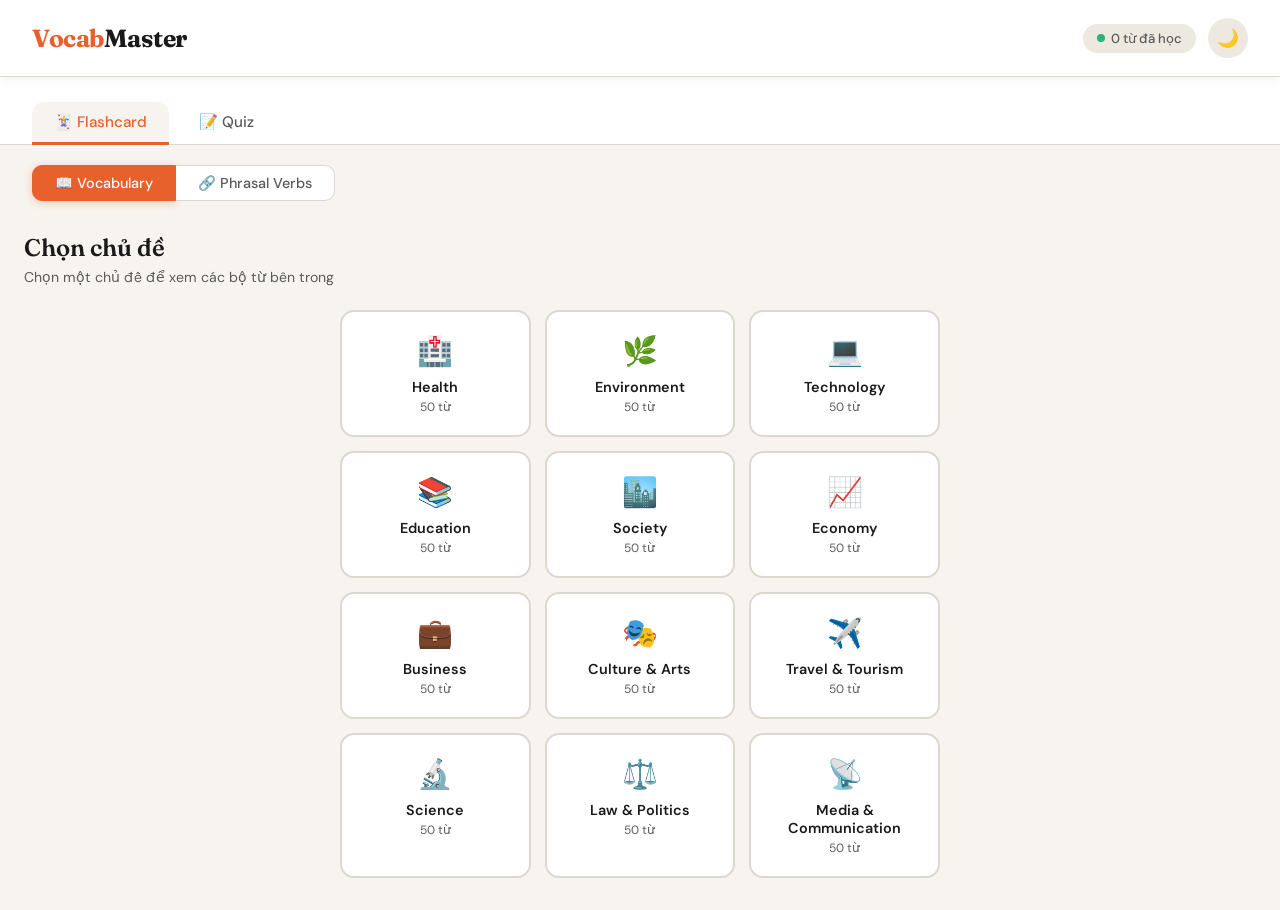
<file: index.html>
<!DOCTYPE html>
<html lang="vi">

<head>
  <meta charset="UTF-8">
  <meta name="viewport" content="width=device-width, initial-scale=1.0">
  <title>VocabMaster – B1–C1 / IELTS</title>
  <link id="favicon" rel="icon" />
  <link rel="preconnect" href="https://fonts.googleapis.com">
  <link
    href="https://fonts.googleapis.com/css2?family=Fraunces:ital,wght@0,300;0,600;0,700;1,300&family=DM+Sans:wght@300;400;500;600&display=swap"
    rel="stylesheet">
  <link rel="stylesheet" href="style.css">
</head>

<body>
  <div class="app">
    <header>
      <div class="logo">Vocab<span>Master</span></div>
      <div class="header-right">
        <div class="progress-pill">
          <span class="dot"></span>
          <span id="learned-pill-text">0 từ đã học</span>
        </div>
        <button id="theme-toggle" title="Toggle dark mode">🌙</button>
      </div>
    </header>

    <!-- ===== TABS (removed Stats tab) ===== -->
    <nav class="nav-tabs">
      <button class="tab-btn active" data-tab="flashcard">🃏 Flashcard</button>
      <button class="tab-btn" data-tab="quiz">📝 Quiz</button>
    </nav>

    <!-- ===== TYPE SWITCHER (Vocabulary / Phrasal Verbs) ===== -->
    <div class="type-switcher" id="type-switcher">
      <button class="type-btn active" data-type="vocabulary">📖 Vocabulary</button>
      <button class="type-btn" data-type="phrasal">🔗 Phrasal Verbs</button>
    </div>

    <!-- ===== TOPIC / SET BROWSER (shown before the flashcard) ===== -->
    <div id="fc-browser" class="visible">
      <!-- Breadcrumb: hidden at top level, shown after topic selected -->
      <div class="breadcrumb" id="breadcrumb" style="display:none">
        <button id="back-to-topics">← Chủ đề</button>
        <span class="sep">/</span>
        <span id="breadcrumb-topic">—</span>
      </div>

      <div class="browser-title" id="browser-title">Chọn chủ đề</div>
      <div class="browser-sub" id="browser-sub">Chọn một chủ đề để xem các bộ từ vựng bên trong</div>

      <!-- Topic grid -->
      <div class="topic-grid" id="topic-grid"></div>

      <!-- Set list (hidden until topic selected) -->
      <div class="set-list" id="set-list" style="display:none"></div>
    </div>

    <!-- ===== FLASHCARD SECTION ===== -->
    <section id="flashcard-section">
      <div class="progress-bar-wrap" style="max-width:540px;width:100%">
        <div class="progress-bar-fill" id="fc-progress-fill" style="width:0%"></div>
      </div>
      <div class="card-counter" id="card-counter">Thẻ <strong>1</strong> / <strong>1</strong></div>

      <div class="flashcard-scene" id="fc-scene" title="Click để lật thẻ">
        <div class="flashcard" id="flashcard">
          <div class="card-face card-front">
            <span class="card-topic-badge" id="fc-topic-badge">Topic</span>
            <span class="card-type-badge" id="fc-type-badge">Vocab</span>
            <div class="word-display" id="fc-word">—</div>
            <div class="word-pos" id="fc-pos">noun</div>
            <span class="card-hint">👆 Click để xem nghĩa</span>
          </div>
          <div class="card-face card-back">
            <div class="ipa-display" id="fc-ipa"></div>
            <div class="meaning-display" id="fc-meaning">—</div>
            <div class="example-display" id="fc-example"></div>
            <span class="card-hint" style="color:rgba(234,230,223,.45)">🔄 Click để quay lại</span>
          </div>
        </div>
      </div>

      <div class="card-controls">
        <button class="ctrl-btn ghost" id="fc-back-btn">⬅ Bộ khác</button>
        <button class="ctrl-btn secondary" id="fc-prev">◀ Trước</button>
        <button class="ctrl-btn primary" id="fc-flip">🔄 Lật thẻ</button>
        <!-- Next button: also marks as learned -->
        <button class="ctrl-btn accent2" id="fc-next">Tiếp ▶</button>
      </div>
      <div style="margin-top:16px;display:flex;gap:10px;justify-content:center">
        <button class="ctrl-btn secondary" id="fc-shuffle" style="font-size:.88rem">🔀 Shuffle</button>
      </div>
    </section>

    <!-- ===== QUIZ SECTION ===== -->
    <section id="quiz-section">
      <div id="quiz-setup" class="slide-up">
        <h2>📝 Quiz Mode</h2>
        <p>Quiz tự động từ danh sách từ bạn đã học</p>

        <!-- Warning shown when not enough learned words -->
        <div class="learned-warning" id="learned-warning">
          ⚠️ Bạn chưa có đủ từ để quiz. Hãy học ít nhất 4 từ qua Flashcard trước!
        </div>

        <div class="quiz-config">
          <div>
            <label>Số câu hỏi</label>
            <select id="quiz-count-select">
              <option value="10">10 câu</option>
              <option value="15">15 câu</option>
              <option value="20">20 câu</option>
              <option value="50">50 câu</option>
              <option value="100">100 câu</option>
              <option value="all">Tất cả từ đã học</option>
            </select>
          </div>
          <div>
            <label>Loại câu hỏi</label>
            <select id="quiz-type-select">
              <option value="meaning">Từ → Nghĩa</option>
              <option value="word">Nghĩa → Từ</option>
              <option value="fill">Điền vào câu</option>
              <option value="mixed">Hỗn hợp</option>
            </select>
          </div>
        </div>
        <button class="ctrl-btn primary" id="start-quiz-btn" style="width:100%;justify-content:center">
          🚀 Bắt đầu Quiz
        </button>
        <div style="margin-top:14px;font-size:.82rem;color:var(--text2);text-align:center" id="quiz-pool-info"></div>
      </div>

      <!-- Game screen -->
      <div id="quiz-game">
        <div class="quiz-header">
          <div class="quiz-progress-text" id="quiz-prog-text">Câu 1 / 10</div>
          <div class="quiz-score-chip" id="quiz-score-chip">✅ 0</div>
        </div>
        <div class="quiz-progress-bar">
          <div class="quiz-progress-fill" id="quiz-prog-fill" style="width:0%"></div>
        </div>
        <div class="question-card slide-up">
          <div class="question-label" id="q-label">Nghĩa của từ là gì?</div>
          <div class="question-text" id="q-text">—</div>
        </div>
        <div class="options-grid" id="options-grid"></div>
        <div class="feedback-msg" id="feedback-msg"></div>
        <div style="display:flex;justify-content:flex-end;margin-top:16px">
          <button class="ctrl-btn accent2" id="next-q-btn" style="display:none">Câu tiếp ▶</button>
        </div>
      </div>

      <!-- Result screen -->
      <div id="quiz-result">
        <div class="result-emoji" id="result-emoji">🎉</div>
        <h2>Hoàn thành!</h2>
        <div class="result-score-big" id="result-score-big">—</div>
        <div class="result-sub" id="result-sub">Bạn làm rất tốt!</div>
        <div class="result-actions">
          <button class="ctrl-btn secondary" id="retry-quiz-btn">🔁 Làm lại</button>
          <button class="ctrl-btn primary" id="new-quiz-btn">✨ Quiz mới</button>
        </div>
      </div>
    </section>

  </div>
  <script src="vocab-data.js"></script>
  <script src="script.js"></script>
  <script>
  const emoji = "📚";

  const canvas = document.createElement("canvas");
  canvas.width = 64;
  canvas.height = 64;

  const ctx = canvas.getContext("2d");
  ctx.font = "54px serif";
  ctx.fillText(emoji, 0, 54);

  const link = document.getElementById("favicon");
  link.href = canvas.toDataURL();
</script>
</body>

</html>
</file>
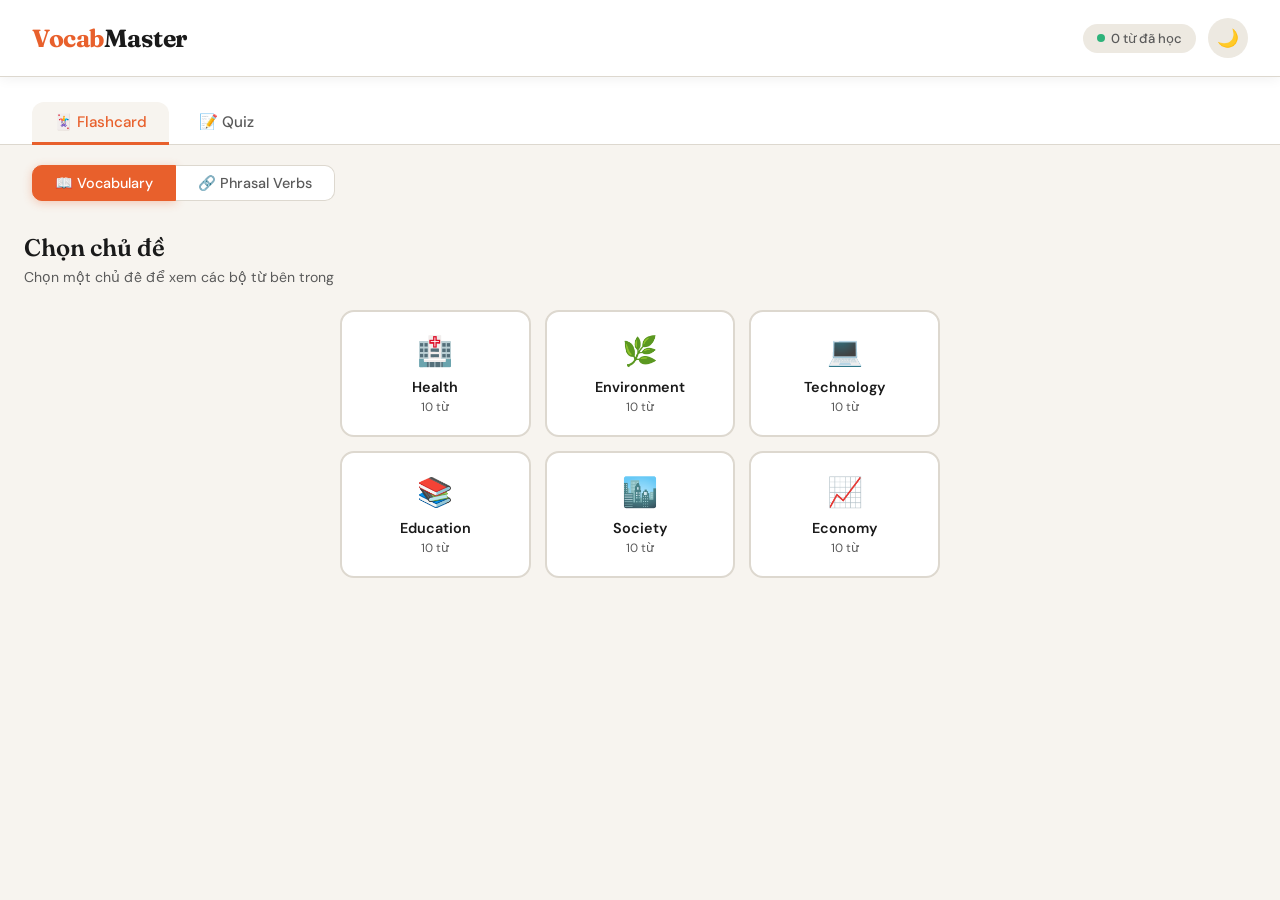
<file: test2.html>
<!DOCTYPE html>
<html lang="vi">
<head>
<meta charset="UTF-8">
<meta name="viewport" content="width=device-width, initial-scale=1.0">
<title>VocabMaster – B1–C1 / IELTS</title>
<link rel="preconnect" href="https://fonts.googleapis.com">
<link href="https://fonts.googleapis.com/css2?family=Fraunces:ital,wght@0,300;0,600;0,700;1,300&family=DM+Sans:wght@300;400;500;600&display=swap" rel="stylesheet">
<style>
/* ============================================================
   CSS VARIABLES & RESET  (unchanged from v1)
   ============================================================ */
:root {
  --bg:        #F7F4EF;
  --bg2:       #EDE9E1;
  --card:      #FFFFFF;
  --card-back: #1C2B3A;
  --text:      #1A1A1A;
  --text2:     #5A5A5A;
  --accent:    #E8602C;
  --accent2:   #2D7DD2;
  --success:   #2DB37A;
  --error:     #E83A3A;
  --border:    #DDD8CF;
  --shadow:    0 4px 24px rgba(0,0,0,.10);
  --radius:    18px;
  --transition: .35s cubic-bezier(.4,0,.2,1);
}
[data-theme="dark"] {
  --bg:        #0F1620;
  --bg2:       #182030;
  --card:      #1E2D3D;
  --card-back: #0A1520;
  --text:      #EAE6DF;
  --text2:     #8A9BAC;
  --border:    #2A3A4A;
  --shadow:    0 4px 24px rgba(0,0,0,.40);
}
*,*::before,*::after{box-sizing:border-box;margin:0;padding:0}
html{scroll-behavior:smooth}
body{
  font-family:'DM Sans',sans-serif;
  background:var(--bg);color:var(--text);
  min-height:100vh;
  transition:background var(--transition),color var(--transition);
}
.app{display:flex;flex-direction:column;min-height:100vh}

/* ---- Header ---- */
header{
  display:flex;align-items:center;justify-content:space-between;
  padding:18px 32px;background:var(--card);
  border-bottom:1px solid var(--border);
  position:sticky;top:0;z-index:100;
  backdrop-filter:blur(12px);
  box-shadow:0 2px 12px rgba(0,0,0,.06);
}
.logo{font-family:'Fraunces',serif;font-size:1.55rem;font-weight:700;color:var(--accent);letter-spacing:-.5px}
.logo span{color:var(--text)}
.header-right{display:flex;align-items:center;gap:12px}
.progress-pill{
  background:var(--bg2);border-radius:999px;
  padding:6px 14px;font-size:.82rem;font-weight:500;
  color:var(--text2);display:flex;align-items:center;gap:6px;
}
.progress-pill .dot{width:8px;height:8px;border-radius:50%;background:var(--success)}
#theme-toggle{
  background:var(--bg2);border:none;cursor:pointer;
  width:40px;height:40px;border-radius:50%;
  display:flex;align-items:center;justify-content:center;
  font-size:1.1rem;transition:background var(--transition);
}
#theme-toggle:hover{background:var(--border)}

/* ---- Nav Tabs ---- */
.nav-tabs{
  display:flex;gap:8px;padding:24px 32px 0;
  border-bottom:1px solid var(--border);background:var(--card);
}
.tab-btn{
  padding:10px 22px;border:none;cursor:pointer;
  font-family:'DM Sans',sans-serif;font-size:.95rem;font-weight:500;
  border-radius:12px 12px 0 0;background:transparent;color:var(--text2);
  border-bottom:3px solid transparent;transition:all var(--transition);
  position:relative;bottom:-1px;
}
.tab-btn.active{color:var(--accent);border-bottom-color:var(--accent);background:var(--bg)}
.tab-btn:hover:not(.active){color:var(--text);background:var(--bg2)}

/* ============================================================
   NEW: TYPE SWITCHER (Vocabulary / Phrasal Verbs)
   ============================================================ */
.type-switcher{
  display:flex;gap:0;padding:20px 32px 0;
  background:var(--bg);
}
.type-btn{
  padding:8px 22px;border:1px solid var(--border);
  background:var(--card);color:var(--text2);
  font-family:'DM Sans',sans-serif;font-size:.9rem;font-weight:500;
  cursor:pointer;transition:all var(--transition);
}
.type-btn:first-child{border-radius:10px 0 0 10px}
.type-btn:last-child{border-radius:0 10px 10px 0;border-left:none}
.type-btn.active{
  background:var(--accent);color:#fff;border-color:var(--accent);
  box-shadow:0 2px 10px rgba(232,96,44,.3);
}

/* ============================================================
   NEW: TOPIC / SET SELECTOR (browser screen shown before flashcard)
   ============================================================ */
#fc-browser{
  display:none;flex-direction:column;align-items:center;
  padding:32px 24px;width:100%;
}
#fc-browser.visible{display:flex}
.browser-title{
  font-family:'Fraunces',serif;font-size:1.5rem;font-weight:600;
  margin-bottom:6px;align-self:flex-start;max-width:600px;width:100%;
}
.browser-sub{font-size:.88rem;color:var(--text2);margin-bottom:24px;align-self:flex-start;max-width:600px;width:100%}

/* Topic grid */
.topic-grid{
  display:grid;grid-template-columns:repeat(auto-fill,minmax(170px,1fr));
  gap:14px;max-width:600px;width:100%;
}
.topic-card{
  background:var(--card);border-radius:14px;border:2px solid var(--border);
  padding:20px 16px;cursor:pointer;transition:all var(--transition);
  text-align:center;
}
.topic-card:hover{border-color:var(--accent);transform:translateY(-2px);box-shadow:var(--shadow)}
.topic-card.selected{border-color:var(--accent);background:rgba(232,96,44,.06)}
.topic-icon{font-size:1.8rem;margin-bottom:8px}
.topic-name{font-size:.9rem;font-weight:600;color:var(--text)}
.topic-count{font-size:.75rem;color:var(--text2);margin-top:3px}

/* Set list */
.set-list{max-width:600px;width:100%;display:flex;flex-direction:column;gap:10px}
.set-item{
  background:var(--card);border-radius:12px;border:1px solid var(--border);
  padding:16px 20px;cursor:pointer;transition:all var(--transition);
  display:flex;justify-content:space-between;align-items:center;
}
.set-item:hover{border-color:var(--accent2);transform:translateX(4px);box-shadow:0 2px 12px rgba(0,0,0,.08)}
.set-info{}
.set-name{font-weight:600;font-size:.95rem}
.set-meta{font-size:.78rem;color:var(--text2);margin-top:2px}
.set-arrow{color:var(--text2);font-size:1.2rem}

/* Back breadcrumb */
.breadcrumb{
  display:flex;align-items:center;gap:8px;
  max-width:600px;width:100%;margin-bottom:20px;
  font-size:.88rem;color:var(--text2);
}
.breadcrumb button{
  background:none;border:none;cursor:pointer;
  color:var(--accent2);font-family:'DM Sans',sans-serif;
  font-size:.88rem;font-weight:500;padding:0;
}
.breadcrumb button:hover{text-decoration:underline}
.breadcrumb .sep{opacity:.4}

/* ============================================================
   FLASHCARD SECTION  (mostly unchanged from v1)
   ============================================================ */
#flashcard-section{display:none;flex-direction:column;align-items:center;padding:32px 24px}
#flashcard-section.visible{display:flex}

.card-counter{font-size:.9rem;color:var(--text2);margin-bottom:20px;font-weight:500;letter-spacing:.5px}
.card-counter strong{color:var(--text)}

.flashcard-scene{width:100%;max-width:540px;height:320px;perspective:1200px;cursor:pointer;margin-bottom:28px}
.flashcard{width:100%;height:100%;position:relative;transform-style:preserve-3d;transition:transform .55s cubic-bezier(.4,0,.2,1)}
.flashcard.flipped{transform:rotateY(180deg)}
.card-face{
  position:absolute;inset:0;border-radius:var(--radius);
  backface-visibility:hidden;-webkit-backface-visibility:hidden;
  display:flex;flex-direction:column;align-items:center;justify-content:center;
  padding:36px;box-shadow:0 8px 40px rgba(0,0,0,.13),0 2px 8px rgba(0,0,0,.06);
}
.card-front{background:var(--card)}
.card-back{background:var(--card-back);transform:rotateY(180deg);color:#EAE6DF}
.card-topic-badge{
  position:absolute;top:18px;left:20px;
  padding:4px 12px;border-radius:999px;
  font-size:.72rem;font-weight:600;letter-spacing:.3px;
  background:rgba(45,125,210,.15);color:var(--accent2);
}
.card-type-badge{
  position:absolute;top:18px;right:20px;
  padding:4px 12px;border-radius:999px;
  font-size:.72rem;font-weight:600;letter-spacing:.3px;
  background:rgba(45,179,122,.15);color:var(--success);
}
.card-type-badge.pv{background:rgba(108,99,255,.15);color:#8B84FF}
.card-hint{position:absolute;bottom:16px;font-size:.78rem;opacity:.5;letter-spacing:.3px}
.word-display{
  font-family:'Fraunces',serif;font-size:2.6rem;font-weight:600;
  color:var(--text);letter-spacing:-1px;line-height:1.1;text-align:center;
}
.word-pos{margin-top:10px;font-size:.92rem;color:var(--text2);font-style:italic}
.ipa-display{font-size:1.1rem;color:#9AB;margin-bottom:14px;letter-spacing:.5px}
.meaning-display{
  font-family:'Fraunces',serif;font-size:1.65rem;font-weight:300;font-style:italic;
  color:#EAE6DF;text-align:center;line-height:1.3;
}
.example-display{
  margin-top:14px;font-size:.9rem;color:rgba(234,230,223,.65);
  text-align:center;line-height:1.6;max-width:380px;
}
.example-display em{color:rgba(255,200,120,.9);font-style:normal;font-weight:500}

.card-controls{display:flex;gap:12px;align-items:center;flex-wrap:wrap;justify-content:center}
.ctrl-btn{
  display:flex;align-items:center;gap:7px;
  padding:12px 24px;border-radius:12px;border:none;cursor:pointer;
  font-family:'DM Sans',sans-serif;font-size:.95rem;font-weight:500;
  transition:all var(--transition);
}
.ctrl-btn.secondary{background:var(--bg2);color:var(--text);border:1px solid var(--border)}
.ctrl-btn.secondary:hover{background:var(--border);transform:translateY(-1px)}
.ctrl-btn.primary{background:var(--accent);color:#fff;box-shadow:0 4px 14px rgba(232,96,44,.35)}
.ctrl-btn.primary:hover{background:#cf511f;transform:translateY(-2px);box-shadow:0 6px 18px rgba(232,96,44,.4)}
.ctrl-btn.accent2{background:var(--accent2);color:#fff;box-shadow:0 4px 14px rgba(45,125,210,.3)}
.ctrl-btn.accent2:hover{background:#1f66b8;transform:translateY(-2px)}
.ctrl-btn.ghost{background:transparent;color:var(--text2);border:1px solid var(--border)}
.ctrl-btn.ghost:hover{background:var(--bg2)}
.ctrl-btn:disabled{opacity:.35;cursor:not-allowed;transform:none!important}

.progress-bar-wrap{width:100%;max-width:540px;height:5px;background:var(--border);border-radius:999px;margin-bottom:24px;overflow:hidden}
.progress-bar-fill{height:100%;border-radius:999px;background:linear-gradient(90deg,var(--accent),var(--accent2));transition:width .4s cubic-bezier(.4,0,.2,1)}

/* ============================================================
   QUIZ SECTION  (unchanged styles from v1)
   ============================================================ */
#quiz-section{display:none;flex-direction:column;align-items:center;padding:32px 24px}
#quiz-section.visible{display:flex}
#quiz-setup{background:var(--card);border-radius:var(--radius);padding:40px;max-width:480px;width:100%;box-shadow:var(--shadow);text-align:center}
#quiz-setup h2{font-family:'Fraunces',serif;font-size:1.8rem;margin-bottom:8px}
#quiz-setup p{color:var(--text2);margin-bottom:28px;font-size:.95rem}
.quiz-config{display:flex;flex-direction:column;gap:16px;margin-bottom:28px;text-align:left}
.quiz-config label{font-size:.88rem;font-weight:500;color:var(--text2);margin-bottom:4px;display:block}
.quiz-config select{
  width:100%;padding:10px 14px;border-radius:10px;
  border:1px solid var(--border);background:var(--bg);
  color:var(--text);font-family:'DM Sans',sans-serif;font-size:.95rem;
  outline:none;cursor:pointer;
}
.quiz-config select:focus{border-color:var(--accent)}
.learned-warning{
  background:rgba(232,96,44,.08);border:1px solid rgba(232,96,44,.25);
  border-radius:10px;padding:12px 16px;font-size:.88rem;color:var(--accent);
  margin-bottom:20px;display:none;
}
#quiz-game{display:none;width:100%;max-width:580px}
.quiz-header{display:flex;justify-content:space-between;align-items:center;margin-bottom:20px}
.quiz-progress-text{font-size:.9rem;color:var(--text2);font-weight:500}
.quiz-score-chip{padding:5px 14px;background:var(--bg2);border-radius:999px;font-size:.88rem;font-weight:600;color:var(--accent2)}
.quiz-progress-bar{width:100%;height:5px;background:var(--border);border-radius:999px;margin-bottom:28px;overflow:hidden}
.quiz-progress-fill{height:100%;border-radius:999px;background:linear-gradient(90deg,var(--accent2),var(--success));transition:width .4s}
.question-card{background:var(--card);border-radius:var(--radius);padding:36px;box-shadow:var(--shadow);margin-bottom:20px}
.question-label{font-size:.8rem;text-transform:uppercase;letter-spacing:1px;color:var(--text2);margin-bottom:14px;font-weight:600}
.question-text{font-family:'Fraunces',serif;font-size:1.6rem;font-weight:600;line-height:1.3;color:var(--text)}
.question-text em{color:var(--accent);font-style:normal;border-bottom:2px solid var(--accent)}
.options-grid{display:grid;grid-template-columns:1fr 1fr;gap:12px}
.option-btn{
  padding:16px 18px;border-radius:13px;border:2px solid var(--border);background:var(--card);
  cursor:pointer;font-family:'DM Sans',sans-serif;font-size:.93rem;font-weight:400;
  color:var(--text);text-align:left;transition:all .2s;
  display:flex;align-items:flex-start;gap:10px;
}
.option-btn:hover:not(:disabled){border-color:var(--accent2);background:rgba(45,125,210,.06);transform:translateY(-1px)}
.option-letter{
  width:26px;height:26px;border-radius:6px;background:var(--bg2);
  display:flex;align-items:center;justify-content:center;
  font-size:.8rem;font-weight:700;flex-shrink:0;transition:all .2s;
}
.option-btn.correct{border-color:var(--success)!important;background:rgba(45,179,122,.1)!important}
.option-btn.correct .option-letter{background:var(--success);color:#fff}
.option-btn.wrong{border-color:var(--error)!important;background:rgba(232,58,58,.08)!important}
.option-btn.wrong .option-letter{background:var(--error);color:#fff}
.option-btn:disabled{cursor:not-allowed}
.feedback-msg{
  padding:14px 18px;border-radius:12px;font-size:.92rem;font-weight:500;
  margin-top:4px;display:none;align-items:center;gap:8px;
}
.feedback-msg.correct-fb{background:rgba(45,179,122,.12);color:var(--success);display:flex}
.feedback-msg.wrong-fb{background:rgba(232,58,58,.1);color:var(--error);display:flex}
#quiz-result{
  display:none;background:var(--card);border-radius:var(--radius);
  padding:48px 40px;max-width:480px;width:100%;box-shadow:var(--shadow);text-align:center;
}
.result-emoji{font-size:4rem;margin-bottom:16px}
#quiz-result h2{font-family:'Fraunces',serif;font-size:2rem;margin-bottom:8px}
.result-score-big{font-family:'Fraunces',serif;font-size:3.5rem;font-weight:700;color:var(--accent);margin:16px 0 8px}
.result-sub{color:var(--text2);font-size:.95rem;margin-bottom:32px}
.result-actions{display:flex;gap:12px;justify-content:center;flex-wrap:wrap}

/* ============================================================
   ANIMATIONS
   ============================================================ */
@keyframes slideUp{from{opacity:0;transform:translateY(20px)}to{opacity:1;transform:translateY(0)}}
.slide-up{animation:slideUp .4s cubic-bezier(.4,0,.2,1) both}
@keyframes pop{0%{transform:scale(1)}50%{transform:scale(1.06)}100%{transform:scale(1)}}
.pop{animation:pop .25s ease}

/* Responsive */
@media(max-width:600px){
  header{padding:14px 18px}
  .nav-tabs{padding:16px 18px 0;gap:4px}
  .tab-btn{padding:8px 14px;font-size:.88rem}
  .type-switcher{padding:14px 18px 0}
  .flashcard-scene{height:270px}
  .word-display{font-size:2.1rem}
  .meaning-display{font-size:1.35rem}
  .options-grid{grid-template-columns:1fr}
  #flashcard-section,#quiz-section{padding:20px 14px}
  #fc-browser{padding:20px 14px}
  #quiz-setup,#quiz-result{padding:28px 22px}
  .question-card{padding:24px 20px}
  .topic-grid{grid-template-columns:repeat(auto-fill,minmax(140px,1fr))}
}
</style>
</head>
<body>
<div class="app">

<!-- ===== HEADER ===== -->
<header>
  <div class="logo">Vocab<span>Master</span></div>
  <div class="header-right">
    <div class="progress-pill">
      <span class="dot"></span>
      <span id="learned-pill-text">0 từ đã học</span>
    </div>
    <button id="theme-toggle" title="Toggle dark mode">🌙</button>
  </div>
</header>

<!-- ===== TABS (removed Stats tab) ===== -->
<nav class="nav-tabs">
  <button class="tab-btn active" data-tab="flashcard">🃏 Flashcard</button>
  <button class="tab-btn" data-tab="quiz">📝 Quiz</button>
</nav>

<!-- ===== TYPE SWITCHER (Vocabulary / Phrasal Verbs) ===== -->
<div class="type-switcher" id="type-switcher">
  <button class="type-btn active" data-type="vocabulary">📖 Vocabulary</button>
  <button class="type-btn" data-type="phrasal">🔗 Phrasal Verbs</button>
</div>

<!-- ===== TOPIC / SET BROWSER (shown before the flashcard) ===== -->
<div id="fc-browser" class="visible">
  <!-- Breadcrumb: hidden at top level, shown after topic selected -->
  <div class="breadcrumb" id="breadcrumb" style="display:none">
    <button id="back-to-topics">← Chủ đề</button>
    <span class="sep">/</span>
    <span id="breadcrumb-topic">—</span>
  </div>

  <div class="browser-title" id="browser-title">Chọn chủ đề</div>
  <div class="browser-sub" id="browser-sub">Chọn một chủ đề để xem các bộ từ vựng bên trong</div>

  <!-- Topic grid -->
  <div class="topic-grid" id="topic-grid"></div>

  <!-- Set list (hidden until topic selected) -->
  <div class="set-list" id="set-list" style="display:none"></div>
</div>

<!-- ===== FLASHCARD SECTION ===== -->
<section id="flashcard-section">
  <div class="progress-bar-wrap" style="max-width:540px;width:100%">
    <div class="progress-bar-fill" id="fc-progress-fill" style="width:0%"></div>
  </div>
  <div class="card-counter" id="card-counter">Thẻ <strong>1</strong> / <strong>1</strong></div>

  <div class="flashcard-scene" id="fc-scene" title="Click để lật thẻ">
    <div class="flashcard" id="flashcard">
      <div class="card-face card-front">
        <span class="card-topic-badge" id="fc-topic-badge">Topic</span>
        <span class="card-type-badge" id="fc-type-badge">Vocab</span>
        <div class="word-display" id="fc-word">—</div>
        <div class="word-pos" id="fc-pos">noun</div>
        <span class="card-hint">👆 Click để xem nghĩa</span>
      </div>
      <div class="card-face card-back">
        <div class="ipa-display" id="fc-ipa"></div>
        <div class="meaning-display" id="fc-meaning">—</div>
        <div class="example-display" id="fc-example"></div>
        <span class="card-hint" style="color:rgba(234,230,223,.45)">🔄 Click để quay lại</span>
      </div>
    </div>
  </div>

  <div class="card-controls">
    <button class="ctrl-btn ghost" id="fc-back-btn">⬅ Bộ khác</button>
    <button class="ctrl-btn secondary" id="fc-prev">◀ Trước</button>
    <button class="ctrl-btn primary" id="fc-flip">🔄 Lật thẻ</button>
    <!-- Next button: also marks as learned -->
    <button class="ctrl-btn accent2" id="fc-next">Tiếp ▶</button>
  </div>
  <div style="margin-top:16px;display:flex;gap:10px;justify-content:center">
    <button class="ctrl-btn secondary" id="fc-shuffle" style="font-size:.88rem">🔀 Shuffle</button>
  </div>
</section>

<!-- ===== QUIZ SECTION ===== -->
<section id="quiz-section">
  <div id="quiz-setup" class="slide-up">
    <h2>📝 Quiz Mode</h2>
    <p>Quiz tự động từ danh sách từ bạn đã học</p>

    <!-- Warning shown when not enough learned words -->
    <div class="learned-warning" id="learned-warning">
      ⚠️ Bạn chưa có đủ từ để quiz. Hãy học ít nhất 4 từ qua Flashcard trước!
    </div>

    <div class="quiz-config">
      <div>
        <label>Số câu hỏi</label>
        <select id="quiz-count-select">
          <option value="10">10 câu</option>
          <option value="15">15 câu</option>
          <option value="20">20 câu</option>
          <option value="all">Tất cả từ đã học</option>
        </select>
      </div>
      <div>
        <label>Loại câu hỏi</label>
        <select id="quiz-type-select">
          <option value="meaning">Từ → Nghĩa</option>
          <option value="word">Nghĩa → Từ</option>
          <option value="fill">Điền vào câu</option>
          <option value="mixed">Hỗn hợp</option>
        </select>
      </div>
    </div>
    <button class="ctrl-btn primary" id="start-quiz-btn" style="width:100%;justify-content:center">
      🚀 Bắt đầu Quiz
    </button>
    <div style="margin-top:14px;font-size:.82rem;color:var(--text2);text-align:center" id="quiz-pool-info"></div>
  </div>

  <!-- Game screen -->
  <div id="quiz-game">
    <div class="quiz-header">
      <div class="quiz-progress-text" id="quiz-prog-text">Câu 1 / 10</div>
      <div class="quiz-score-chip" id="quiz-score-chip">✅ 0</div>
    </div>
    <div class="quiz-progress-bar">
      <div class="quiz-progress-fill" id="quiz-prog-fill" style="width:0%"></div>
    </div>
    <div class="question-card slide-up">
      <div class="question-label" id="q-label">Nghĩa của từ là gì?</div>
      <div class="question-text" id="q-text">—</div>
    </div>
    <div class="options-grid" id="options-grid"></div>
    <div class="feedback-msg" id="feedback-msg"></div>
    <div style="display:flex;justify-content:flex-end;margin-top:16px">
      <button class="ctrl-btn accent2" id="next-q-btn" style="display:none">Câu tiếp ▶</button>
    </div>
  </div>

  <!-- Result screen -->
  <div id="quiz-result">
    <div class="result-emoji" id="result-emoji">🎉</div>
    <h2>Hoàn thành!</h2>
    <div class="result-score-big" id="result-score-big">—</div>
    <div class="result-sub" id="result-sub">Bạn làm rất tốt!</div>
    <div class="result-actions">
      <button class="ctrl-btn secondary" id="retry-quiz-btn">🔁 Làm lại</button>
      <button class="ctrl-btn primary" id="new-quiz-btn">✨ Quiz mới</button>
    </div>
  </div>
</section>

</div><!-- .app -->

<script>
/* ============================================================
   VOCABULARY DATA
   Structure per word:
   { word, pos, ipa, meaning, example, topic, set, type }
   type: "vocabulary" | "phrasal"
   ============================================================ */
const VOCAB = [

  /* ── TOPIC: Health ─────────────────────────────────────── */
  // Set: General Health
  {word:"alleviate",pos:"verb",ipa:"/əˈliː.vi.eɪt/",meaning:"giảm nhẹ (đau, lo lắng)",example:"Rest can help <em>alleviate</em> fatigue.",topic:"Health",set:"General Health",type:"vocabulary"},
  {word:"chronic",pos:"adj",ipa:"/ˈkrɒn.ɪk/",meaning:"mãn tính, kéo dài",example:"She suffers from <em>chronic</em> back pain.",topic:"Health",set:"General Health",type:"vocabulary"},
  {word:"deteriorate",pos:"verb",ipa:"/dɪˈtɪər.i.ə.reɪt/",meaning:"xấu đi, suy giảm",example:"His health began to <em>deteriorate</em> rapidly.",topic:"Health",set:"General Health",type:"vocabulary"},
  {word:"resilient",pos:"adj",ipa:"/rɪˈzɪl.i.ənt/",meaning:"có sức bật, kiên cường",example:"Children are remarkably <em>resilient</em> after illness.",topic:"Health",set:"General Health",type:"vocabulary"},
  {word:"susceptible",pos:"adj",ipa:"/səˈsep.tɪ.bəl/",meaning:"dễ bị ảnh hưởng, nhạy cảm",example:"Elderly people are more <em>susceptible</em> to infection.",topic:"Health",set:"General Health",type:"vocabulary"},
  // Set: Mental Health
  {word:"anxiety",pos:"noun",ipa:"/æŋˈzaɪ.ə.ti/",meaning:"sự lo lắng, lo âu",example:"Work pressure can trigger <em>anxiety</em>.",topic:"Health",set:"Mental Health",type:"vocabulary"},
  {word:"burnout",pos:"noun",ipa:"/ˈbɜːn.aʊt/",meaning:"kiệt sức (do làm việc quá sức)",example:"Many doctors experience <em>burnout</em> due to long hours.",topic:"Health",set:"Mental Health",type:"vocabulary"},
  {word:"coping",pos:"noun",ipa:"/ˈkəʊ.pɪŋ/",meaning:"sự đương đầu, ứng phó",example:"Exercise is an effective <em>coping</em> mechanism.",topic:"Health",set:"Mental Health",type:"vocabulary"},
  {word:"mindfulness",pos:"noun",ipa:"/ˈmaɪnd.fəl.nəs/",meaning:"chánh niệm, sự tập trung vào hiện tại",example:"Practising <em>mindfulness</em> reduces stress significantly.",topic:"Health",set:"Mental Health",type:"vocabulary"},
  {word:"stigma",pos:"noun",ipa:"/ˈstɪɡ.mə/",meaning:"kỳ thị xã hội",example:"There is still a <em>stigma</em> around mental illness.",topic:"Health",set:"Mental Health",type:"vocabulary"},

  /* ── TOPIC: Environment ─────────────────────────────────── */
  // Set: Climate Change
  {word:"carbon footprint",pos:"noun",ipa:"/ˈkɑː.bən ˈfʊt.prɪnt/",meaning:"lượng khí thải carbon cá nhân/tổ chức",example:"Flying frequently increases your <em>carbon footprint</em>.",topic:"Environment",set:"Climate Change",type:"vocabulary"},
  {word:"deforestation",pos:"noun",ipa:"/diːˌfɒr.ɪˈsteɪ.ʃən/",meaning:"nạn phá rừng",example:"<em>Deforestation</em> contributes to climate change.",topic:"Environment",set:"Climate Change",type:"vocabulary"},
  {word:"exacerbate",pos:"verb",ipa:"/ɪɡˈzæs.ər.beɪt/",meaning:"làm trầm trọng thêm",example:"Droughts <em>exacerbate</em> food shortages globally.",topic:"Environment",set:"Climate Change",type:"vocabulary"},
  {word:"mitigation",pos:"noun",ipa:"/ˌmɪt.ɪˈɡeɪ.ʃən/",meaning:"sự giảm thiểu (tác hại)",example:"Carbon capture is a key <em>mitigation</em> strategy.",topic:"Environment",set:"Climate Change",type:"vocabulary"},
  {word:"renewable",pos:"adj",ipa:"/rɪˈnjuː.ə.bəl/",meaning:"có thể tái tạo",example:"<em>Renewable</em> energy sources include solar and wind.",topic:"Environment",set:"Climate Change",type:"vocabulary"},
  // Set: Biodiversity
  {word:"biodiversity",pos:"noun",ipa:"/ˌbaɪ.əʊ.daɪˈvɜː.sə.ti/",meaning:"đa dạng sinh học",example:"Rainforests are crucial for <em>biodiversity</em>.",topic:"Environment",set:"Biodiversity",type:"vocabulary"},
  {word:"endangered",pos:"adj",ipa:"/ɪnˈdeɪn.dʒəd/",meaning:"có nguy cơ tuyệt chủng",example:"The tiger is an <em>endangered</em> species.",topic:"Environment",set:"Biodiversity",type:"vocabulary"},
  {word:"ecosystem",pos:"noun",ipa:"/ˈiː.kəʊ.sɪs.təm/",meaning:"hệ sinh thái",example:"Coral reefs form a complex <em>ecosystem</em>.",topic:"Environment",set:"Biodiversity",type:"vocabulary"},
  {word:"habitat",pos:"noun",ipa:"/ˈhæb.ɪ.tæt/",meaning:"môi trường sống",example:"Urban expansion destroys wildlife <em>habitat</em>.",topic:"Environment",set:"Biodiversity",type:"vocabulary"},
  {word:"invasive",pos:"adj",ipa:"/ɪnˈveɪ.sɪv/",meaning:"xâm lấn (loài ngoại lai)",example:"<em>Invasive</em> species threaten native plants.",topic:"Environment",set:"Biodiversity",type:"vocabulary"},

  /* ── TOPIC: Technology ──────────────────────────────────── */
  // Set: AI & Automation
  {word:"algorithm",pos:"noun",ipa:"/ˈæl.ɡə.rɪ.ðəm/",meaning:"thuật toán",example:"The recommendation <em>algorithm</em> learns your preferences.",topic:"Technology",set:"AI & Automation",type:"vocabulary"},
  {word:"autonomous",pos:"adj",ipa:"/ɔːˈtɒn.ə.məs/",meaning:"tự vận hành, tự chủ",example:"<em>Autonomous</em> vehicles rely on sensors and AI.",topic:"Technology",set:"AI & Automation",type:"vocabulary"},
  {word:"bias",pos:"noun",ipa:"/ˈbaɪ.əs/",meaning:"sự thiên lệch, thiên kiến",example:"AI systems can reflect human <em>bias</em> in their data.",topic:"Technology",set:"AI & Automation",type:"vocabulary"},
  {word:"disruptive",pos:"adj",ipa:"/dɪsˈrʌp.tɪv/",meaning:"mang tính đột phá, làm gián đoạn",example:"Streaming was a <em>disruptive</em> force in entertainment.",topic:"Technology",set:"AI & Automation",type:"vocabulary"},
  {word:"proliferation",pos:"noun",ipa:"/prəˌlɪf.ərˈeɪ.ʃən/",meaning:"sự phổ biến nhanh chóng",example:"The <em>proliferation</em> of smartphones changed society.",topic:"Technology",set:"AI & Automation",type:"vocabulary"},
  // Set: Cybersecurity
  {word:"breach",pos:"noun",ipa:"/briːtʃ/",meaning:"vi phạm, rò rỉ dữ liệu",example:"A data <em>breach</em> exposed millions of passwords.",topic:"Technology",set:"Cybersecurity",type:"vocabulary"},
  {word:"encryption",pos:"noun",ipa:"/ɪnˈkrɪp.ʃən/",meaning:"mã hóa (dữ liệu)",example:"End-to-end <em>encryption</em> protects private messages.",topic:"Technology",set:"Cybersecurity",type:"vocabulary"},
  {word:"phishing",pos:"noun",ipa:"/ˈfɪʃ.ɪŋ/",meaning:"lừa đảo trực tuyến qua email giả mạo",example:"A <em>phishing</em> email tricked employees into sharing passwords.",topic:"Technology",set:"Cybersecurity",type:"vocabulary"},
  {word:"surveillance",pos:"noun",ipa:"/səˈveɪ.ləns/",meaning:"sự giám sát, theo dõi",example:"Mass <em>surveillance</em> raises serious privacy concerns.",topic:"Technology",set:"Cybersecurity",type:"vocabulary"},
  {word:"vulnerability",pos:"noun",ipa:"/ˌvʌl.nər.əˈbɪl.ɪ.ti/",meaning:"lỗ hổng bảo mật, điểm yếu",example:"Hackers exploit software <em>vulnerabilities</em>.",topic:"Technology",set:"Cybersecurity",type:"vocabulary"},

  /* ── TOPIC: Education ───────────────────────────────────── */
  // Set: Learning & Pedagogy
  {word:"collaborative",pos:"adj",ipa:"/kəˈlæb.ər.ə.tɪv/",meaning:"hợp tác, cộng tác",example:"<em>Collaborative</em> projects develop teamwork skills.",topic:"Education",set:"Learning & Pedagogy",type:"vocabulary"},
  {word:"curriculum",pos:"noun",ipa:"/kəˈrɪk.jʊ.ləm/",meaning:"chương trình học",example:"The school revised its science <em>curriculum</em>.",topic:"Education",set:"Learning & Pedagogy",type:"vocabulary"},
  {word:"holistic",pos:"adj",ipa:"/həʊˈlɪs.tɪk/",meaning:"toàn diện, tổng thể",example:"A <em>holistic</em> approach considers students' wellbeing.",topic:"Education",set:"Learning & Pedagogy",type:"vocabulary"},
  {word:"pedagogical",pos:"adj",ipa:"/ˌped.əˈɡɒdʒ.ɪ.kəl/",meaning:"thuộc về sư phạm",example:"New <em>pedagogical</em> methods engage students better.",topic:"Education",set:"Learning & Pedagogy",type:"vocabulary"},
  {word:"retention",pos:"noun",ipa:"/rɪˈten.ʃən/",meaning:"sự ghi nhớ, lưu giữ kiến thức",example:"Active recall improves knowledge <em>retention</em>.",topic:"Education",set:"Learning & Pedagogy",type:"vocabulary"},
  // Set: Higher Education
  {word:"accreditation",pos:"noun",ipa:"/əˌkred.ɪˈteɪ.ʃən/",meaning:"sự công nhận, chứng nhận",example:"The university received international <em>accreditation</em>.",topic:"Education",set:"Higher Education",type:"vocabulary"},
  {word:"dissertation",pos:"noun",ipa:"/ˌdɪs.əˈteɪ.ʃən/",meaning:"luận văn, luận án",example:"She spent a year writing her <em>dissertation</em>.",topic:"Education",set:"Higher Education",type:"vocabulary"},
  {word:"interdisciplinary",pos:"adj",ipa:"/ˌɪn.tə.dɪˈsɪp.lɪ.nər.i/",meaning:"liên ngành",example:"Climate research requires an <em>interdisciplinary</em> approach.",topic:"Education",set:"Higher Education",type:"vocabulary"},
  {word:"plagiarism",pos:"noun",ipa:"/ˈpleɪ.dʒər.ɪ.zəm/",meaning:"đạo văn, sao chép không trích dẫn",example:"<em>Plagiarism</em> can result in expulsion.",topic:"Education",set:"Higher Education",type:"vocabulary"},
  {word:"scholarship",pos:"noun",ipa:"/ˈskɒl.ə.ʃɪp/",meaning:"học bổng; học thuật",example:"She won a full <em>scholarship</em> to study abroad.",topic:"Education",set:"Higher Education",type:"vocabulary"},

  /* ── TOPIC: Society ─────────────────────────────────────── */
  // Set: Inequality
  {word:"disparity",pos:"noun",ipa:"/dɪˈspær.ɪ.ti/",meaning:"sự chênh lệch, bất bình đẳng",example:"There is a growing <em>disparity</em> in wealth distribution.",topic:"Society",set:"Inequality",type:"vocabulary"},
  {word:"marginalised",pos:"adj",ipa:"/ˈmɑː.dʒɪ.nəl.aɪzd/",meaning:"bị gạt ra ngoài lề xã hội",example:"<em>Marginalised</em> communities often lack political power.",topic:"Society",set:"Inequality",type:"vocabulary"},
  {word:"privilege",pos:"noun",ipa:"/ˈprɪv.ɪ.lɪdʒ/",meaning:"đặc quyền, lợi thế",example:"Access to education is a <em>privilege</em> for many.",topic:"Society",set:"Inequality",type:"vocabulary"},
  {word:"systemic",pos:"adj",ipa:"/sɪˈstem.ɪk/",meaning:"mang tính hệ thống",example:"<em>Systemic</em> racism is embedded in institutions.",topic:"Society",set:"Inequality",type:"vocabulary"},
  {word:"underprivileged",pos:"adj",ipa:"/ˌʌn.dəˈprɪv.ɪ.lɪdʒd/",meaning:"thiếu điều kiện, hoàn cảnh khó khăn",example:"The charity helps <em>underprivileged</em> children.",topic:"Society",set:"Inequality",type:"vocabulary"},
  // Set: Urbanisation
  {word:"gentrification",pos:"noun",ipa:"/ˌdʒen.trɪ.fɪˈkeɪ.ʃən/",meaning:"sự thay đổi khu dân cư do giàu hoá",example:"<em>Gentrification</em> has displaced long-term residents.",topic:"Society",set:"Urbanisation",type:"vocabulary"},
  {word:"infrastructure",pos:"noun",ipa:"/ˈɪn.frə.strʌk.tʃər/",meaning:"cơ sở hạ tầng",example:"Poor <em>infrastructure</em> limits economic growth.",topic:"Society",set:"Urbanisation",type:"vocabulary"},
  {word:"migration",pos:"noun",ipa:"/maɪˈɡreɪ.ʃən/",meaning:"di cư",example:"Rural <em>migration</em> to cities is increasing.",topic:"Society",set:"Urbanisation",type:"vocabulary"},
  {word:"segregation",pos:"noun",ipa:"/ˌseɡ.rɪˈɡeɪ.ʃən/",meaning:"sự phân biệt, tách biệt",example:"Residential <em>segregation</em> persists in many cities.",topic:"Society",set:"Urbanisation",type:"vocabulary"},
  {word:"sustainable",pos:"adj",ipa:"/səˈsteɪ.nə.bəl/",meaning:"bền vững, có thể duy trì",example:"Cities must adopt <em>sustainable</em> development plans.",topic:"Society",set:"Urbanisation",type:"vocabulary"},

  /* ── TOPIC: Economy ─────────────────────────────────────── */
  // Set: Global Trade
  {word:"commodity",pos:"noun",ipa:"/kəˈmɒd.ɪ.ti/",meaning:"hàng hoá, nguyên liệu thô",example:"Oil is the world's most traded <em>commodity</em>.",topic:"Economy",set:"Global Trade",type:"vocabulary"},
  {word:"deficit",pos:"noun",ipa:"/ˈdef.ɪ.sɪt/",meaning:"thâm hụt, thiếu hụt",example:"The trade <em>deficit</em> widened last quarter.",topic:"Economy",set:"Global Trade",type:"vocabulary"},
  {word:"embargo",pos:"noun",ipa:"/ɪmˈbɑː.ɡəʊ/",meaning:"lệnh cấm vận thương mại",example:"An arms <em>embargo</em> was imposed on the country.",topic:"Economy",set:"Global Trade",type:"vocabulary"},
  {word:"tariff",pos:"noun",ipa:"/ˈtær.ɪf/",meaning:"thuế quan, thuế nhập khẩu",example:"Higher <em>tariffs</em> protect domestic manufacturers.",topic:"Economy",set:"Global Trade",type:"vocabulary"},
  {word:"recession",pos:"noun",ipa:"/rɪˈseʃ.ən/",meaning:"suy thoái kinh tế",example:"The <em>recession</em> led to mass unemployment.",topic:"Economy",set:"Global Trade",type:"vocabulary"},
  // Set: Finance
  {word:"austerity",pos:"noun",ipa:"/ɒˈster.ɪ.ti/",meaning:"chính sách thắt lưng buộc bụng",example:"<em>Austerity</em> measures cut public services deeply.",topic:"Economy",set:"Finance",type:"vocabulary"},
  {word:"fiscal",pos:"adj",ipa:"/ˈfɪs.kəl/",meaning:"thuộc tài chính công, ngân sách nhà nước",example:"The government announced a new <em>fiscal</em> policy.",topic:"Economy",set:"Finance",type:"vocabulary"},
  {word:"inflation",pos:"noun",ipa:"/ɪnˈfleɪ.ʃən/",meaning:"lạm phát",example:"High <em>inflation</em> erodes purchasing power.",topic:"Economy",set:"Finance",type:"vocabulary"},
  {word:"liquidity",pos:"noun",ipa:"/lɪˈkwɪd.ɪ.ti/",meaning:"tính thanh khoản",example:"Banks need sufficient <em>liquidity</em> to function.",topic:"Economy",set:"Finance",type:"vocabulary"},
  {word:"speculation",pos:"noun",ipa:"/ˌspek.jʊˈleɪ.ʃən/",meaning:"đầu cơ, suy đoán",example:"Property <em>speculation</em> drove up housing prices.",topic:"Economy",set:"Finance",type:"vocabulary"},

  /* ── PHRASAL VERBS ──────────────────────────────────────── */
  // Set: Work & Career
  {word:"carry out",pos:"phrasal verb",ipa:"/ˈkær.i aʊt/",meaning:"thực hiện, tiến hành",example:"The team will <em>carry out</em> a full investigation.",topic:"Work & Career",set:"Actions at Work",type:"phrasal"},
  {word:"draw up",pos:"phrasal verb",ipa:"/drɔː ʌp/",meaning:"soạn thảo, lập (kế hoạch, hợp đồng)",example:"We need to <em>draw up</em> a new contract.",topic:"Work & Career",set:"Actions at Work",type:"phrasal"},
  {word:"take on",pos:"phrasal verb",ipa:"/teɪk ɒn/",meaning:"đảm nhận (trách nhiệm), tuyển dụng",example:"She decided to <em>take on</em> a bigger role.",topic:"Work & Career",set:"Actions at Work",type:"phrasal"},
  {word:"turn down",pos:"phrasal verb",ipa:"/tɜːn daʊn/",meaning:"từ chối (lời đề nghị)",example:"He <em>turned down</em> the job offer abroad.",topic:"Work & Career",set:"Actions at Work",type:"phrasal"},
  {word:"put forward",pos:"phrasal verb",ipa:"/pʊt ˈfɔː.wəd/",meaning:"đề xuất, trình bày",example:"She <em>put forward</em> a new marketing strategy.",topic:"Work & Career",set:"Actions at Work",type:"phrasal"},
  // Set: Communication
  {word:"bring up",pos:"phrasal verb",ipa:"/brɪŋ ʌp/",meaning:"đề cập, nêu ra (chủ đề)",example:"He <em>brought up</em> the budget issue in the meeting.",topic:"Work & Career",set:"Communication",type:"phrasal"},
  {word:"follow up",pos:"phrasal verb",ipa:"/ˈfɒl.əʊ ʌp/",meaning:"theo dõi tiếp, kiểm tra lại",example:"I'll <em>follow up</em> on that email tomorrow.",topic:"Work & Career",set:"Communication",type:"phrasal"},
  {word:"get across",pos:"phrasal verb",ipa:"/ɡet əˈkrɒs/",meaning:"truyền đạt, làm người khác hiểu",example:"It's hard to <em>get your point across</em> in a noisy room.",topic:"Work & Career",set:"Communication",type:"phrasal"},
  {word:"talk over",pos:"phrasal verb",ipa:"/tɔːk ˈəʊ.vər/",meaning:"thảo luận kỹ lưỡng",example:"Let's <em>talk over</em> the details before we decide.",topic:"Work & Career",set:"Communication",type:"phrasal"},
  {word:"back up",pos:"phrasal verb",ipa:"/bæk ʌp/",meaning:"hỗ trợ, sao lưu (dữ liệu)",example:"Can you <em>back up</em> your argument with evidence?",topic:"Work & Career",set:"Communication",type:"phrasal"},

  // Set: Problems & Solutions
  {word:"come up with",pos:"phrasal verb",ipa:"/kʌm ʌp wɪð/",meaning:"nghĩ ra, đưa ra (ý tưởng)",example:"We need to <em>come up with</em> a solution fast.",topic:"Problems & Solutions",set:"Solving Issues",type:"phrasal"},
  {word:"deal with",pos:"phrasal verb",ipa:"/diːl wɪð/",meaning:"giải quyết, xử lý",example:"She knows how to <em>deal with</em> difficult clients.",topic:"Problems & Solutions",set:"Solving Issues",type:"phrasal"},
  {word:"figure out",pos:"phrasal verb",ipa:"/ˈfɪɡ.ər aʊt/",meaning:"tìm ra, giải quyết bằng suy nghĩ",example:"I can't <em>figure out</em> why the system crashed.",topic:"Problems & Solutions",set:"Solving Issues",type:"phrasal"},
  {word:"run into",pos:"phrasal verb",ipa:"/rʌn ˈɪn.tuː/",meaning:"gặp phải (vấn đề)",example:"We <em>ran into</em> several unexpected obstacles.",topic:"Problems & Solutions",set:"Solving Issues",type:"phrasal"},
  {word:"sort out",pos:"phrasal verb",ipa:"/sɔːt aʊt/",meaning:"giải quyết ổn thoả, sắp xếp",example:"We need to <em>sort out</em> the scheduling conflict.",topic:"Problems & Solutions",set:"Solving Issues",type:"phrasal"},
  // Set: Change & Progress
  {word:"catch up",pos:"phrasal verb",ipa:"/kætʃ ʌp/",meaning:"bắt kịp",example:"Developing countries are trying to <em>catch up</em> with technology.",topic:"Problems & Solutions",set:"Change & Progress",type:"phrasal"},
  {word:"give up",pos:"phrasal verb",ipa:"/ɡɪv ʌp/",meaning:"từ bỏ",example:"Don't <em>give up</em> on your goals too easily.",topic:"Problems & Solutions",set:"Change & Progress",type:"phrasal"},
  {word:"move on",pos:"phrasal verb",ipa:"/muːv ɒn/",meaning:"tiến lên, bước tiếp",example:"It's time to <em>move on</em> and try something new.",topic:"Problems & Solutions",set:"Change & Progress",type:"phrasal"},
  {word:"set up",pos:"phrasal verb",ipa:"/set ʌp/",meaning:"thiết lập, thành lập",example:"They plan to <em>set up</em> a new research centre.",topic:"Problems & Solutions",set:"Change & Progress",type:"phrasal"},
  {word:"take over",pos:"phrasal verb",ipa:"/teɪk ˈəʊ.vər/",meaning:"tiếp quản, thâu tóm",example:"A rival company tried to <em>take over</em> the business.",topic:"Problems & Solutions",set:"Change & Progress",type:"phrasal"},
];

/* ============================================================
   TOPIC META: icons + display names for each topic
   ============================================================ */
const TOPIC_META = {
  "Health":              {icon:"🏥"},
  "Environment":        {icon:"🌿"},
  "Technology":         {icon:"💻"},
  "Education":          {icon:"📚"},
  "Society":            {icon:"🏙️"},
  "Economy":            {icon:"📈"},
  "Work & Career":      {icon:"💼"},
  "Problems & Solutions":{icon:"🔧"},
};

/* ============================================================
   STATE  (simplified: only learnedWords)
   learnedWords: Set stored as array in localStorage
   ============================================================ */
let state = { learnedWords: [] };
function loadState(){
  try{
    const s = localStorage.getItem('vocabmaster_v2');
    if(s) state = {...state,...JSON.parse(s)};
  }catch(e){}
}
function saveState(){
  localStorage.setItem('vocabmaster_v2', JSON.stringify(state));
}
function markLearned(wordStr){
  if(!state.learnedWords.includes(wordStr)){
    state.learnedWords.push(wordStr);
    saveState();
    updatePill();
  }
}
function updatePill(){
  document.getElementById('learned-pill-text').textContent=`${state.learnedWords.length} từ đã học`;
}

/* ============================================================
   DARK MODE  (unchanged)
   ============================================================ */
const themeBtn = document.getElementById('theme-toggle');
let dark = localStorage.getItem('vocabmaster_dark')==='1';
function applyTheme(){
  document.documentElement.setAttribute('data-theme',dark?'dark':'light');
  themeBtn.textContent=dark?'☀️':'🌙';
}
themeBtn.addEventListener('click',()=>{
  dark=!dark;
  localStorage.setItem('vocabmaster_dark',dark?'1':'0');
  applyTheme();
});

/* ============================================================
   TAB SWITCHING  (2 tabs: flashcard / quiz)
   ============================================================ */
const tabBtns = document.querySelectorAll('.tab-btn');
const fcBrowserEl = document.getElementById('fc-browser');
const fcSectionEl = document.getElementById('flashcard-section');
const quizSectionEl = document.getElementById('quiz-section');
const typeSwitcher = document.getElementById('type-switcher');

tabBtns.forEach(btn=>{
  btn.addEventListener('click',()=>{
    tabBtns.forEach(b=>b.classList.remove('active'));
    btn.classList.add('active');
    const tab = btn.dataset.tab;
    if(tab==='flashcard'){
      quizSectionEl.classList.remove('visible');
      typeSwitcher.style.display='flex';
      // Return to browser if not already in flashcard study
      if(!fcSectionEl.classList.contains('visible')){
        fcBrowserEl.classList.add('visible');
      }
    } else {
      // Quiz tab
      fcBrowserEl.classList.remove('visible');
      fcSectionEl.classList.remove('visible');
      typeSwitcher.style.display='none';
      quizSectionEl.classList.add('visible');
      refreshQuizSetup();
    }
  });
});

/* ============================================================
   TYPE SWITCHER (Vocabulary / Phrasal Verbs)
   ============================================================ */
let currentType = 'vocabulary'; // "vocabulary" | "phrasal"

document.querySelectorAll('.type-btn').forEach(btn=>{
  btn.addEventListener('click',()=>{
    document.querySelectorAll('.type-btn').forEach(b=>b.classList.remove('active'));
    btn.classList.add('active');
    currentType = btn.dataset.type;
    // Reset browser back to topic list
    showTopicList();
  });
});

/* ============================================================
   TOPIC / SET BROWSER
   ============================================================ */
let selectedTopic = null;

function getTopicsForType(type){
  // Get unique topics for the current type
  const topics = [...new Set(VOCAB.filter(w=>w.type===type).map(w=>w.topic))];
  return topics;
}

function getSetsForTopic(topic, type){
  const sets = [...new Set(VOCAB.filter(w=>w.topic===topic&&w.type===type).map(w=>w.set))];
  return sets;
}

function getWordsForSet(topic, set, type){
  return VOCAB.filter(w=>w.topic===topic&&w.set===set&&w.type===type);
}

function showTopicList(){
  selectedTopic = null;
  document.getElementById('breadcrumb').style.display='none';
  document.getElementById('set-list').style.display='none';
  document.getElementById('topic-grid').style.display='grid';
  document.getElementById('browser-title').textContent = currentType==='vocabulary' ? 'Chọn chủ đề' : 'Chọn nhóm Phrasal Verbs';
  document.getElementById('browser-sub').textContent = 'Chọn một chủ đề để xem các bộ từ bên trong';

  const topics = getTopicsForType(currentType);
  const grid = document.getElementById('topic-grid');
  grid.innerHTML='';
  topics.forEach(topic=>{
    const meta = TOPIC_META[topic] || {icon:'📂'};
    const wordCount = VOCAB.filter(w=>w.topic===topic&&w.type===currentType).length;
    const div = document.createElement('div');
    div.className='topic-card slide-up';
    div.innerHTML=`
      <div class="topic-icon">${meta.icon}</div>
      <div class="topic-name">${topic}</div>
      <div class="topic-count">${wordCount} từ</div>
    `;
    div.addEventListener('click',()=>showSetList(topic));
    grid.appendChild(div);
  });
}

function showSetList(topic){
  selectedTopic = topic;
  document.getElementById('topic-grid').style.display='none';
  document.getElementById('set-list').style.display='flex';
  // Breadcrumb
  const bc = document.getElementById('breadcrumb');
  bc.style.display='flex';
  document.getElementById('breadcrumb-topic').textContent = topic;
  const meta = TOPIC_META[topic]||{icon:'📂'};
  document.getElementById('browser-title').textContent = `${meta.icon} ${topic}`;
  document.getElementById('browser-sub').textContent = 'Chọn bộ từ để bắt đầu học';

  const sets = getSetsForTopic(topic, currentType);
  const list = document.getElementById('set-list');
  list.innerHTML='';
  sets.forEach(set=>{
    const words = getWordsForSet(topic, set, currentType);
    const learnedCount = words.filter(w=>state.learnedWords.includes(w.word)).length;
    const div = document.createElement('div');
    div.className='set-item slide-up';
    div.innerHTML=`
      <div class="set-info">
        <div class="set-name">${set}</div>
        <div class="set-meta">${words.length} từ · đã học: ${learnedCount}/${words.length}</div>
      </div>
      <span class="set-arrow">→</span>
    `;
    div.addEventListener('click',()=>startStudySet(topic,set));
    list.appendChild(div);
  });
}

// Breadcrumb "back" button
document.getElementById('back-to-topics').addEventListener('click', showTopicList);

/* ============================================================
   FLASHCARD STUDY
   Entering a set: render flashcard for the set
   Next button: auto-marks current word as learned before advancing
   ============================================================ */
let currentSetWords = [];
let currentIndex = 0;
let isFlipped = false;

function startStudySet(topic, set){
  currentSetWords = getWordsForSet(topic, set, currentType);
  currentIndex = 0;
  isFlipped = false;
  fcBrowserEl.classList.remove('visible');
  fcSectionEl.classList.add('visible');
  renderCard();
}

function renderCard(){
  const word = currentSetWords[currentIndex];
  if(!word) return;
  // Reset flip
  isFlipped=false;
  document.getElementById('flashcard').classList.remove('flipped');
  // Front face
  document.getElementById('fc-word').textContent = word.word;
  document.getElementById('fc-pos').textContent  = word.pos;
  document.getElementById('fc-topic-badge').textContent = word.topic;
  const typeBadge = document.getElementById('fc-type-badge');
  typeBadge.textContent = word.type==='phrasal' ? 'Phrasal Verb' : 'Vocab';
  typeBadge.className   = 'card-type-badge' + (word.type==='phrasal'?' pv':'');
  // Back face
  document.getElementById('fc-ipa').textContent      = word.ipa;
  document.getElementById('fc-meaning').textContent  = word.meaning;
  document.getElementById('fc-example').innerHTML    = word.example;
  // Counter & progress
  document.getElementById('card-counter').innerHTML  =
    `Thẻ <strong>${currentIndex+1}</strong> / <strong>${currentSetWords.length}</strong>`;
  document.getElementById('fc-progress-fill').style.width =
    `${((currentIndex+1)/currentSetWords.length)*100}%`;
  // Nav buttons
  document.getElementById('fc-prev').disabled = currentIndex===0;
  document.getElementById('fc-next').disabled = currentIndex===currentSetWords.length-1;
}

function flipCard(){
  isFlipped=!isFlipped;
  document.getElementById('flashcard').classList.toggle('flipped',isFlipped);
}

// Click card to flip
document.getElementById('fc-scene').addEventListener('click', flipCard);
document.getElementById('fc-flip').addEventListener('click', e=>{e.stopPropagation();flipCard();});

// Previous (no auto-learn)
document.getElementById('fc-prev').addEventListener('click',()=>{
  if(currentIndex>0){currentIndex--;renderCard();}
});

// Next: mark current word as learned, then advance
document.getElementById('fc-next').addEventListener('click',()=>{
  // Auto-mark current word learned before moving forward
  markLearned(currentSetWords[currentIndex].word);
  if(currentIndex < currentSetWords.length-1){
    currentIndex++;
    renderCard();
  }
});

// Shuffle button
document.getElementById('fc-shuffle').addEventListener('click',()=>{
  currentSetWords = shuffle([...currentSetWords]);
  currentIndex=0;
  renderCard();
  document.getElementById('fc-scene').classList.add('pop');
  setTimeout(()=>document.getElementById('fc-scene').classList.remove('pop'),300);
});

// Back to browser
document.getElementById('fc-back-btn').addEventListener('click',()=>{
  fcSectionEl.classList.remove('visible');
  fcBrowserEl.classList.add('visible');
  if(selectedTopic) showSetList(selectedTopic);
  else showTopicList();
});

// Keyboard nav
document.addEventListener('keydown',e=>{
  if(!fcSectionEl.classList.contains('visible')) return;
  if(e.key==='ArrowRight'){
    markLearned(currentSetWords[currentIndex].word);
    if(currentIndex<currentSetWords.length-1){currentIndex++;renderCard();}
  }
  if(e.key==='ArrowLeft'&&currentIndex>0){currentIndex--;renderCard();}
  if(e.key===' '||e.key==='Enter'){e.preventDefault();flipCard();}
});

/* ============================================================
   QUIZ – generate questions from learned words
   ============================================================ */
let quizWords=[];
let quizIndex=0;
let quizScore=0;
let quizAnswered=false;
let savedQuizWords=[];

/* Refresh quiz setup screen: show pool size & warning */
function refreshQuizSetup(){
  const pool = state.learnedWords.length;
  document.getElementById('quiz-pool-info').textContent =
    `Bạn đang có ${pool} từ đã học trong kho.`;
  const warn = document.getElementById('learned-warning');
  warn.style.display = pool < 4 ? 'block' : 'none';
}

document.getElementById('start-quiz-btn').addEventListener('click', startQuiz);

function startQuiz(){
  /* Build pool: look up full word objects for every learned word */
  const learnedObjects = state.learnedWords
    .map(w => VOCAB.find(v => v.word === w))
    .filter(Boolean); // filter nulls if data was removed

  if(learnedObjects.length < 4){
    alert('Hãy học ít nhất 4 từ qua Flashcard trước khi làm quiz!');
    return;
  }

  const countVal = document.getElementById('quiz-count-select').value;
  const quizType = document.getElementById('quiz-type-select').value;

  // Determine how many questions
  const total = countVal==='all' ? learnedObjects.length : Math.min(parseInt(countVal), learnedObjects.length);
  quizWords = shuffle([...learnedObjects]).slice(0, total);
  savedQuizWords = [...quizWords];
  quizIndex=0; quizScore=0; quizAnswered=false;

  document.getElementById('quiz-setup').style.display='none';
  document.getElementById('quiz-result').style.display='none';
  document.getElementById('quiz-game').style.display='block';
  renderQuestion(quizType);
}

function renderQuestion(quizType){
  if(quizIndex >= quizWords.length){ showResult(); return; }

  const word = quizWords[quizIndex];

  /* Pick question type:
     - If quizType is 'mixed', randomly choose one of the 3 types.
     - Fall back to 'meaning' if example has no <em> tag (for fill-in). */
  let type = quizType==='mixed'
    ? ['meaning','word','fill'][Math.floor(Math.random()*3)]
    : quizType;
  if(type==='fill' && !word.example.includes('<em>')) type='meaning';

  // Progress UI
  document.getElementById('quiz-prog-text').textContent=`Câu ${quizIndex+1} / ${quizWords.length}`;
  document.getElementById('quiz-prog-fill').style.width=`${(quizIndex/quizWords.length)*100}%`;
  document.getElementById('quiz-score-chip').textContent=`✅ ${quizScore}`;

  /* ── Build distractors ─────────────────────────────────────
     We use ALL of VOCAB as the distractor pool (not just learned)
     so there are always enough wrong answers.
     For "meaning" questions: wrong answers are other meanings.
     For "word" questions: wrong answers are other words.
     Distractors are filtered to match the same type (vocab/phrasal)
     to keep answers plausible. */
  const sameType = VOCAB.filter(v => v.word !== word.word && v.type === word.type);
  const distractors = shuffle(sameType).slice(0,3);

  let qLabel='', qText='', correctAnswer='', optionPool=[];

  if(type==='meaning'){
    qLabel = 'Nghĩa tiếng Việt của từ sau là gì?';
    qText  = `<strong style="font-size:2rem;font-family:'Fraunces',serif">${word.word}</strong><br><span style="font-size:.9rem;opacity:.5">${word.ipa}</span>`;
    correctAnswer = word.meaning;
    optionPool = [word.meaning, ...distractors.map(w=>w.meaning)];
  } else if(type==='word'){
    qLabel = 'Từ tiếng Anh tương ứng với nghĩa sau là gì?';
    qText  = `<em>${word.meaning}</em>`;
    correctAnswer = word.word;
    optionPool = [word.word, ...distractors.map(w=>w.word)];
  } else { // fill
    qLabel = 'Chọn từ phù hợp để hoàn thành câu:';
    // Replace <em>…</em> with a visible blank
    qText  = word.example.replace(/<em>.*?<\/em>/,'<em>________</em>');
    correctAnswer = word.word;
    optionPool = [word.word, ...distractors.map(w=>w.word)];
  }

  document.getElementById('q-label').textContent = qLabel;
  document.getElementById('q-text').innerHTML    = qText;

  // Shuffle options and render buttons
  const shuffledOptions = shuffle(optionPool);
  const letters = ['A','B','C','D'];
  const grid = document.getElementById('options-grid');
  grid.innerHTML='';
  quizAnswered=false;
  document.getElementById('feedback-msg').style.display='none';
  document.getElementById('next-q-btn').style.display='none';

  shuffledOptions.forEach((opt,i)=>{
    const btn = document.createElement('button');
    btn.className='option-btn';
    btn.innerHTML=`<span class="option-letter">${letters[i]}</span><span>${opt}</span>`;
    btn.addEventListener('click',()=>handleAnswer(btn, opt, correctAnswer, grid));
    grid.appendChild(btn);
  });
}

function handleAnswer(btn, chosen, correct, grid){
  if(quizAnswered) return;
  quizAnswered=true;
  const isCorrect = chosen===correct;

  // Highlight correct + wrong
  grid.querySelectorAll('.option-btn').forEach(b=>{
    b.disabled=true;
    if(b.querySelector('span:last-child').textContent===correct) b.classList.add('correct');
  });
  if(!isCorrect) btn.classList.add('wrong');

  // Feedback message
  const fb = document.getElementById('feedback-msg');
  fb.className='feedback-msg '+(isCorrect?'correct-fb':'wrong-fb');
  fb.innerHTML = isCorrect
    ? '✅ Chính xác! Rất tốt!'
    : `❌ Chưa đúng. Đáp án: <strong>${correct}</strong>`;
  fb.style.display='flex';

  if(isCorrect) quizScore++;
  document.getElementById('quiz-score-chip').textContent=`✅ ${quizScore}`;
  document.getElementById('next-q-btn').style.display='inline-flex';
  quizIndex++;
}

document.getElementById('next-q-btn').addEventListener('click',()=>{
  const quizType = document.getElementById('quiz-type-select').value;
  renderQuestion(quizType);
});

function showResult(){
  document.getElementById('quiz-game').style.display='none';
  const result = document.getElementById('quiz-result');
  result.style.display='flex';
  result.style.flexDirection='column';
  result.style.alignItems='center';
  const pct = Math.round((quizScore/quizWords.length)*100);
  document.getElementById('result-score-big').textContent=`${quizScore}/${quizWords.length}`;
  let emoji='🎉', sub='Xuất sắc! Bạn nắm vững từ vựng rồi!';
  if(pct<50){emoji='😅';sub='Cần ôn thêm! Hãy thử lại nhé.';}
  else if(pct<75){emoji='👍';sub='Khá tốt! Tiếp tục cố gắng nhé.';}
  document.getElementById('result-emoji').textContent=emoji;
  document.getElementById('result-sub').textContent=sub;
}

document.getElementById('retry-quiz-btn').addEventListener('click',()=>{
  quizWords=[...savedQuizWords];
  quizIndex=0;quizScore=0;quizAnswered=false;
  document.getElementById('quiz-result').style.display='none';
  document.getElementById('quiz-game').style.display='block';
  const quizType = document.getElementById('quiz-type-select').value;
  renderQuestion(quizType);
});

document.getElementById('new-quiz-btn').addEventListener('click',()=>{
  document.getElementById('quiz-result').style.display='none';
  document.getElementById('quiz-game').style.display='none';
  document.getElementById('quiz-setup').style.display='block';
  refreshQuizSetup();
});

/* ============================================================
   HELPER: Fisher-Yates shuffle
   ============================================================ */
function shuffle(arr){
  for(let i=arr.length-1;i>0;i--){
    const j=Math.floor(Math.random()*(i+1));
    [arr[i],arr[j]]=[arr[j],arr[i]];
  }
  return arr;
}

/* ============================================================
   INIT
   ============================================================ */
loadState();
applyTheme();
updatePill();
showTopicList(); // render topic browser on load
</script>
</body>
</html>
</file>
<file: style.css>
:root {
    --bg: #F7F4EF;
    --bg2: #EDE9E1;
    --card: #FFFFFF;
    --card-back: #1C2B3A;
    --text: #1A1A1A;
    --text2: #5A5A5A;
    --accent: #E8602C;
    --accent2: #2D7DD2;
    --success: #2DB37A;
    --error: #E83A3A;
    --border: #DDD8CF;
    --shadow: 0 4px 24px rgba(0, 0, 0, .10);
    --radius: 18px;
    --transition: .35s cubic-bezier(.4, 0, .2, 1);
}

[data-theme="dark"] {
    --bg: #0F1620;
    --bg2: #182030;
    --card: #1E2D3D;
    --card-back: #0A1520;
    --text: #EAE6DF;
    --text2: #8A9BAC;
    --border: #2A3A4A;
    --shadow: 0 4px 24px rgba(0, 0, 0, .40);
}

*,
*::before,
*::after {
    box-sizing: border-box;
    margin: 0;
    padding: 0
}

html {
    scroll-behavior: smooth
}

body {
    font-family: 'DM Sans', sans-serif;
    background: var(--bg);
    color: var(--text);
    min-height: 100vh;
    transition: background var(--transition), color var(--transition);
}

.app {
    display: flex;
    flex-direction: column;
    min-height: 100vh
}

header {
    display: flex;
    align-items: center;
    justify-content: space-between;
    padding: 18px 32px;
    background: var(--card);
    border-bottom: 1px solid var(--border);
    position: sticky;
    top: 0;
    z-index: 100;
    backdrop-filter: blur(12px);
    box-shadow: 0 2px 12px rgba(0, 0, 0, .06);
}

.logo {
    font-family: 'Fraunces', serif;
    font-size: 1.55rem;
    font-weight: 700;
    color: var(--accent);
    letter-spacing: -.5px
}

.logo span {
    color: var(--text)
}

.header-right {
    display: flex;
    align-items: center;
    gap: 12px
}

.progress-pill {
    background: var(--bg2);
    border-radius: 999px;
    padding: 6px 14px;
    font-size: .82rem;
    font-weight: 500;
    color: var(--text2);
    display: flex;
    align-items: center;
    gap: 6px;
}

.progress-pill .dot {
    width: 8px;
    height: 8px;
    border-radius: 50%;
    background: var(--success)
}

#theme-toggle {
    background: var(--bg2);
    border: none;
    cursor: pointer;
    width: 40px;
    height: 40px;
    border-radius: 50%;
    display: flex;
    align-items: center;
    justify-content: center;
    font-size: 1.1rem;
    transition: background var(--transition);
}

#theme-toggle:hover {
    background: var(--border)
}

/* ---- Nav Tabs ---- */
.nav-tabs {
    display: flex;
    gap: 8px;
    padding: 24px 32px 0;
    border-bottom: 1px solid var(--border);
    background: var(--card);
}

.tab-btn {
    padding: 10px 22px;
    border: none;
    cursor: pointer;
    font-family: 'DM Sans', sans-serif;
    font-size: .95rem;
    font-weight: 500;
    border-radius: 12px 12px 0 0;
    background: transparent;
    color: var(--text2);
    border-bottom: 3px solid transparent;
    transition: all var(--transition);
    position: relative;
    bottom: -1px;
}

.tab-btn.active {
    color: var(--accent);
    border-bottom-color: var(--accent);
    background: var(--bg)
}

.tab-btn:hover:not(.active) {
    color: var(--text);
    background: var(--bg2)
}

/* ============================================================
   NEW: TYPE SWITCHER (Vocabulary / Phrasal Verbs)
   ============================================================ */
.type-switcher {
    display: flex;
    gap: 0;
    padding: 20px 32px 0;
    background: var(--bg);
}

.type-btn {
    padding: 8px 22px;
    border: 1px solid var(--border);
    background: var(--card);
    color: var(--text2);
    font-family: 'DM Sans', sans-serif;
    font-size: .9rem;
    font-weight: 500;
    cursor: pointer;
    transition: all var(--transition);
}

.type-btn:first-child {
    border-radius: 10px 0 0 10px
}

.type-btn:last-child {
    border-radius: 0 10px 10px 0;
    border-left: none
}

.type-btn.active {
    background: var(--accent);
    color: #fff;
    border-color: var(--accent);
    box-shadow: 0 2px 10px rgba(232, 96, 44, .3);
}

/* ============================================================
   NEW: TOPIC / SET SELECTOR (browser screen shown before flashcard)
   ============================================================ */
#fc-browser {
    display: none;
    flex-direction: column;
    align-items: center;
    padding: 32px 24px;
    width: 100%;
}

#fc-browser.visible {
    display: flex
}

.browser-title {
    font-family: 'Fraunces', serif;
    font-size: 1.5rem;
    font-weight: 600;
    margin-bottom: 6px;
    align-self: flex-start;
    max-width: 600px;
    width: 100%;
}

.browser-sub {
    font-size: .88rem;
    color: var(--text2);
    margin-bottom: 24px;
    align-self: flex-start;
    max-width: 600px;
    width: 100%
}

.topic-grid {
    display: grid;
    grid-template-columns: repeat(auto-fill, minmax(170px, 1fr));
    gap: 14px;
    max-width: 600px;
    width: 100%;
}

.topic-card {
    background: var(--card);
    border-radius: 14px;
    border: 2px solid var(--border);
    padding: 20px 16px;
    cursor: pointer;
    transition: all var(--transition);
    text-align: center;
}

.topic-card:hover {
    border-color: var(--accent);
    transform: translateY(-2px);
    box-shadow: var(--shadow)
}

.topic-card.selected {
    border-color: var(--accent);
    background: rgba(232, 96, 44, .06)
}

.topic-icon {
    font-size: 1.8rem;
    margin-bottom: 8px
}

.topic-name {
    font-size: .9rem;
    font-weight: 600;
    color: var(--text)
}

.topic-count {
    font-size: .75rem;
    color: var(--text2);
    margin-top: 3px
}

/* Set list */
.set-list {
    max-width: 600px;
    width: 100%;
    display: flex;
    flex-direction: column;
    gap: 10px
}

.set-item {
    background: var(--card);
    border-radius: 12px;
    border: 1px solid var(--border);
    padding: 16px 20px;
    cursor: pointer;
    transition: all var(--transition);
    display: flex;
    justify-content: space-between;
    align-items: center;
}

.set-item:hover {
    border-color: var(--accent2);
    transform: translateX(4px);
    box-shadow: 0 2px 12px rgba(0, 0, 0, .08)
}

.set-name {
    font-weight: 600;
    font-size: .95rem
}

.set-meta {
    font-size: .78rem;
    color: var(--text2);
    margin-top: 2px
}

.set-arrow {
    color: var(--text2);
    font-size: 1.2rem
}

.breadcrumb {
    display: flex;
    align-items: center;
    gap: 8px;
    max-width: 600px;
    width: 100%;
    margin-bottom: 20px;
    font-size: .88rem;
    color: var(--text2);
}

.breadcrumb button {
    background: none;
    border: none;
    cursor: pointer;
    color: var(--accent2);
    font-family: 'DM Sans', sans-serif;
    font-size: .88rem;
    font-weight: 500;
    padding: 0;
}

.breadcrumb button:hover {
    text-decoration: underline
}

.breadcrumb .sep {
    opacity: .4
}

/* ============================================================
   FLASHCARD SECTION
   ============================================================ */
#flashcard-section {
    display: none;
    flex-direction: column;
    align-items: center;
    padding: 32px 24px
}

#flashcard-section.visible {
    display: flex
}

.card-counter {
    font-size: .9rem;
    color: var(--text2);
    margin-bottom: 20px;
    font-weight: 500;
    letter-spacing: .5px
}

.card-counter strong {
    color: var(--text)
}

.flashcard-scene {
    width: 100%;
    max-width: 540px;
    height: 320px;
    perspective: 1200px;
    cursor: pointer;
    margin-bottom: 28px
}

.flashcard {
    width: 100%;
    height: 100%;
    position: relative;
    transform-style: preserve-3d;
    transition: transform .55s cubic-bezier(.4, 0, .2, 1)
}

.flashcard.flipped {
    transform: rotateY(180deg)
}

.card-face {
    position: absolute;
    inset: 0;
    border-radius: var(--radius);
    backface-visibility: hidden;
    -webkit-backface-visibility: hidden;
    display: flex;
    flex-direction: column;
    align-items: center;
    justify-content: center;
    padding: 36px;
    box-shadow: 0 8px 40px rgba(0, 0, 0, .13), 0 2px 8px rgba(0, 0, 0, .06);
}

.card-front {
    background: var(--card)
}

.card-back {
    background: var(--card-back);
    transform: rotateY(180deg);
    color: #EAE6DF
}

.card-topic-badge {
    position: absolute;
    top: 18px;
    left: 20px;
    padding: 4px 12px;
    border-radius: 999px;
    font-size: .72rem;
    font-weight: 600;
    letter-spacing: .3px;
    background: rgba(45, 125, 210, .15);
    color: var(--accent2);
}

.card-type-badge {
    position: absolute;
    top: 18px;
    right: 20px;
    padding: 4px 12px;
    border-radius: 999px;
    font-size: .72rem;
    font-weight: 600;
    letter-spacing: .3px;
    background: rgba(45, 179, 122, .15);
    color: var(--success);
}

.card-type-badge.pv {
    background: rgba(108, 99, 255, .15);
    color: #8B84FF
}

.card-hint {
    position: absolute;
    bottom: 16px;
    font-size: .78rem;
    opacity: .5;
    letter-spacing: .3px
}

.word-display {
    font-family: 'Fraunces', serif;
    font-size: 2.6rem;
    font-weight: 600;
    color: var(--text);
    letter-spacing: -1px;
    line-height: 1.1;
    text-align: center;
}

.word-pos {
    margin-top: 10px;
    font-size: .92rem;
    color: var(--text2);
    font-style: italic
}

.ipa-display {
    font-size: 1.1rem;
    color: #9AB;
    margin-bottom: 14px;
    letter-spacing: .5px
}

.meaning-display {
    font-family: 'Fraunces', serif;
    font-size: 1.65rem;
    font-weight: 300;
    font-style: italic;
    color: #EAE6DF;
    text-align: center;
    line-height: 1.3;
}

.example-display {
    margin-top: 14px;
    font-size: .9rem;
    color: rgba(234, 230, 223, .65);
    text-align: center;
    line-height: 1.6;
    max-width: 380px;
}

.example-display em {
    color: rgba(255, 200, 120, .9);
    font-style: normal;
    font-weight: 500
}

.card-controls {
    display: flex;
    gap: 12px;
    align-items: center;
    flex-wrap: wrap;
    justify-content: center
}

.ctrl-btn {
    display: flex;
    align-items: center;
    gap: 7px;
    padding: 12px 24px;
    border-radius: 12px;
    border: none;
    cursor: pointer;
    font-family: 'DM Sans', sans-serif;
    font-size: .95rem;
    font-weight: 500;
    transition: all var(--transition);
}

.ctrl-btn.secondary {
    background: var(--bg2);
    color: var(--text);
    border: 1px solid var(--border)
}

.ctrl-btn.secondary:hover {
    background: var(--border);
    transform: translateY(-1px)
}

.ctrl-btn.primary {
    background: var(--accent);
    color: #fff;
    box-shadow: 0 4px 14px rgba(232, 96, 44, .35)
}

.ctrl-btn.primary:hover {
    background: #cf511f;
    transform: translateY(-2px);
    box-shadow: 0 6px 18px rgba(232, 96, 44, .4)
}

.ctrl-btn.accent2 {
    background: var(--accent2);
    color: #fff;
    box-shadow: 0 4px 14px rgba(45, 125, 210, .3)
}

.ctrl-btn.accent2:hover {
    background: #1f66b8;
    transform: translateY(-2px)
}

.ctrl-btn.ghost {
    background: transparent;
    color: var(--text2);
    border: 1px solid var(--border)
}

.ctrl-btn.ghost:hover {
    background: var(--bg2)
}

.ctrl-btn:disabled {
    opacity: .35;
    cursor: not-allowed;
    transform: none !important
}

.progress-bar-wrap {
    width: 100%;
    max-width: 540px;
    height: 5px;
    background: var(--border);
    border-radius: 999px;
    margin-bottom: 24px;
    overflow: hidden
}

.progress-bar-fill {
    height: 100%;
    border-radius: 999px;
    background: linear-gradient(90deg, var(--accent), var(--accent2));
    transition: width .4s cubic-bezier(.4, 0, .2, 1)
}

/* ============================================================
   QUIZ SECTION  
   ============================================================ */
#quiz-section {
    display: none;
    flex-direction: column;
    align-items: center;
    padding: 32px 24px
}

#quiz-section.visible {
    display: flex
}

#quiz-setup {
    background: var(--card);
    border-radius: var(--radius);
    padding: 40px;
    max-width: 480px;
    width: 100%;
    box-shadow: var(--shadow);
    text-align: center
}

#quiz-setup h2 {
    font-family: 'Fraunces', serif;
    font-size: 1.8rem;
    margin-bottom: 8px
}

#quiz-setup p {
    color: var(--text2);
    margin-bottom: 28px;
    font-size: .95rem
}

.quiz-config {
    display: flex;
    flex-direction: column;
    gap: 16px;
    margin-bottom: 28px;
    text-align: left
}

.quiz-config label {
    font-size: .88rem;
    font-weight: 500;
    color: var(--text2);
    margin-bottom: 4px;
    display: block
}

.quiz-config select {
    width: 100%;
    padding: 10px 14px;
    border-radius: 10px;
    border: 1px solid var(--border);
    background: var(--bg);
    color: var(--text);
    font-family: 'DM Sans', sans-serif;
    font-size: .95rem;
    outline: none;
    cursor: pointer;
}

.quiz-config select:focus {
    border-color: var(--accent)
}

.learned-warning {
    background: rgba(232, 96, 44, .08);
    border: 1px solid rgba(232, 96, 44, .25);
    border-radius: 10px;
    padding: 12px 16px;
    font-size: .88rem;
    color: var(--accent);
    margin-bottom: 20px;
    display: none;
}

#quiz-game {
    display: none;
    width: 100%;
    max-width: 580px
}

.quiz-header {
    display: flex;
    justify-content: space-between;
    align-items: center;
    margin-bottom: 20px
}

.quiz-progress-text {
    font-size: .9rem;
    color: var(--text2);
    font-weight: 500
}

.quiz-score-chip {
    padding: 5px 14px;
    background: var(--bg2);
    border-radius: 999px;
    font-size: .88rem;
    font-weight: 600;
    color: var(--accent2)
}

.quiz-progress-bar {
    width: 100%;
    height: 5px;
    background: var(--border);
    border-radius: 999px;
    margin-bottom: 28px;
    overflow: hidden
}

.quiz-progress-fill {
    height: 100%;
    border-radius: 999px;
    background: linear-gradient(90deg, var(--accent2), var(--success));
    transition: width .4s
}

.question-card {
    background: var(--card);
    border-radius: var(--radius);
    padding: 36px;
    box-shadow: var(--shadow);
    margin-bottom: 20px
}

.question-label {
    font-size: .8rem;
    text-transform: uppercase;
    letter-spacing: 1px;
    color: var(--text2);
    margin-bottom: 14px;
    font-weight: 600
}

.question-text {
    font-family: 'Fraunces', serif;
    font-size: 1.6rem;
    font-weight: 600;
    line-height: 1.3;
    color: var(--text)
}

.question-text em {
    color: var(--accent);
    font-style: normal;
    border-bottom: 2px solid var(--accent)
}

.options-grid {
    display: grid;
    grid-template-columns: 1fr 1fr;
    gap: 12px
}

.option-btn {
    padding: 16px 18px;
    border-radius: 13px;
    border: 2px solid var(--border);
    background: var(--card);
    cursor: pointer;
    font-family: 'DM Sans', sans-serif;
    font-size: .93rem;
    font-weight: 400;
    color: var(--text);
    text-align: left;
    transition: all .2s;
    display: flex;
    align-items: flex-start;
    gap: 10px;
}

.option-btn:hover:not(:disabled) {
    border-color: var(--accent2);
    background: rgba(45, 125, 210, .06);
    transform: translateY(-1px)
}

.option-letter {
    width: 26px;
    height: 26px;
    border-radius: 6px;
    background: var(--bg2);
    display: flex;
    align-items: center;
    justify-content: center;
    font-size: .8rem;
    font-weight: 700;
    flex-shrink: 0;
    transition: all .2s;
}

.option-btn.correct {
    border-color: var(--success) !important;
    background: rgba(45, 179, 122, .1) !important
}

.option-btn.correct .option-letter {
    background: var(--success);
    color: #fff
}

.option-btn.wrong {
    border-color: var(--error) !important;
    background: rgba(232, 58, 58, .08) !important
}

.option-btn.wrong .option-letter {
    background: var(--error);
    color: #fff
}

.option-btn:disabled {
    cursor: not-allowed
}

.feedback-msg {
    padding: 14px 18px;
    border-radius: 12px;
    font-size: .92rem;
    font-weight: 500;
    margin-top: 4px;
    display: none;
    align-items: center;
    gap: 8px;
}

.feedback-msg.correct-fb {
    background: rgba(45, 179, 122, .12);
    color: var(--success);
    display: flex
}

.feedback-msg.wrong-fb {
    background: rgba(232, 58, 58, .1);
    color: var(--error);
    display: flex
}

#quiz-result {
    display: none;
    background: var(--card);
    border-radius: var(--radius);
    padding: 48px 40px;
    max-width: 480px;
    width: 100%;
    box-shadow: var(--shadow);
    text-align: center;
}

.result-emoji {
    font-size: 4rem;
    margin-bottom: 16px
}

#quiz-result h2 {
    font-family: 'Fraunces', serif;
    font-size: 2rem;
    margin-bottom: 8px
}

.result-score-big {
    font-family: 'Fraunces', serif;
    font-size: 3.5rem;
    font-weight: 700;
    color: var(--accent);
    margin: 16px 0 8px
}

.result-sub {
    color: var(--text2);
    font-size: .95rem;
    margin-bottom: 32px
}

.result-actions {
    display: flex;
    gap: 12px;
    justify-content: center;
    flex-wrap: wrap
}

/* ============================================================
   ANIMATIONS
   ============================================================ */
@keyframes slideUp {
    from {
        opacity: 0;
        transform: translateY(20px)
    }

    to {
        opacity: 1;
        transform: translateY(0)
    }
}

.slide-up {
    animation: slideUp .4s cubic-bezier(.4, 0, .2, 1) both
}

@keyframes pop {
    0% {
        transform: scale(1)
    }

    50% {
        transform: scale(1.06)
    }

    100% {
        transform: scale(1)
    }
}

.pop {
    animation: pop .25s ease
}

/* Responsive */
@media(max-width:600px) {
    header {
        padding: 14px 18px
    }

    .nav-tabs {
        padding: 16px 18px 0;
        gap: 4px
    }

    .tab-btn {
        padding: 8px 14px;
        font-size: .88rem
    }

    .type-switcher {
        padding: 14px 18px 0
    }

    .flashcard-scene {
        height: 270px
    }

    .word-display {
        font-size: 2.1rem
    }

    .meaning-display {
        font-size: 1.35rem
    }

    .options-grid {
        grid-template-columns: 1fr
    }

    #flashcard-section,
    #quiz-section {
        padding: 20px 14px
    }

    #fc-browser {
        padding: 20px 14px
    }

    #quiz-setup,
    #quiz-result {
        padding: 28px 22px
    }

    .question-card {
        padding: 24px 20px
    }

    .topic-grid {
        grid-template-columns: repeat(auto-fill, minmax(140px, 1fr))
    }
}
</file>
